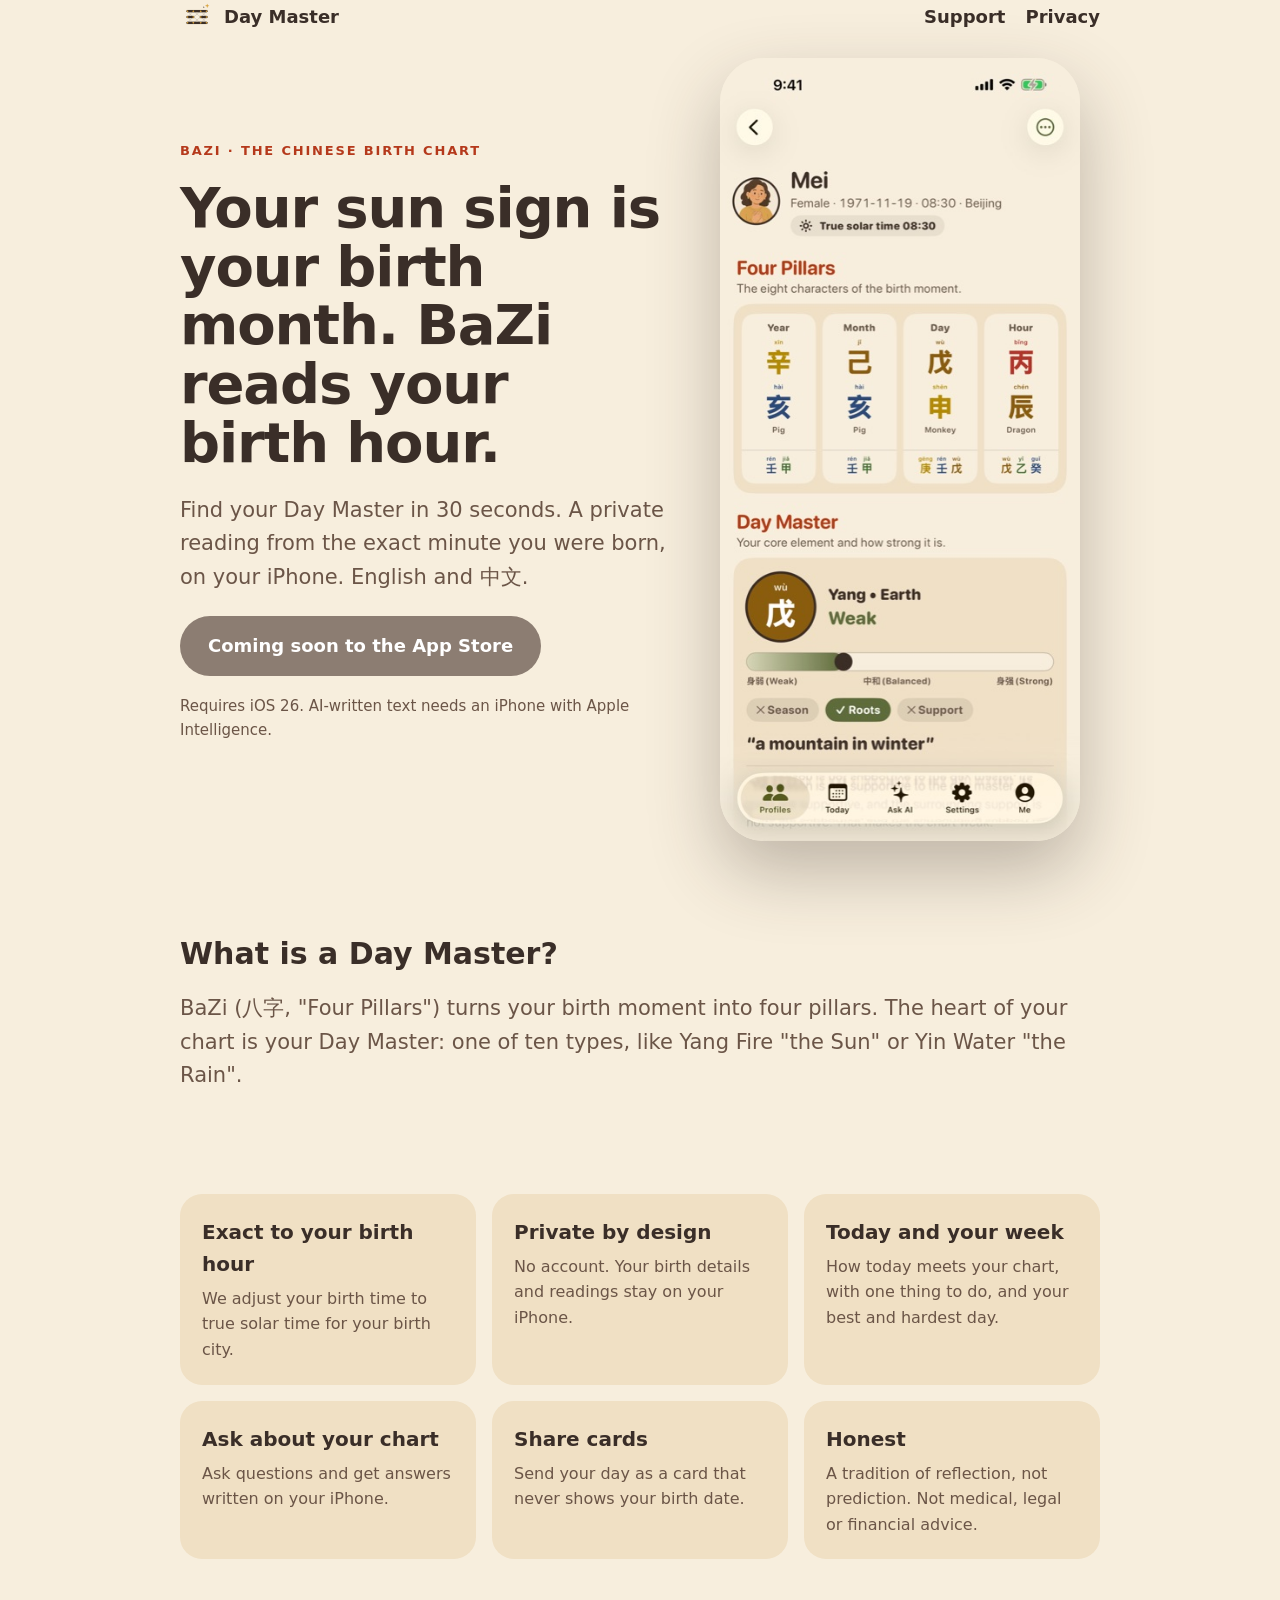
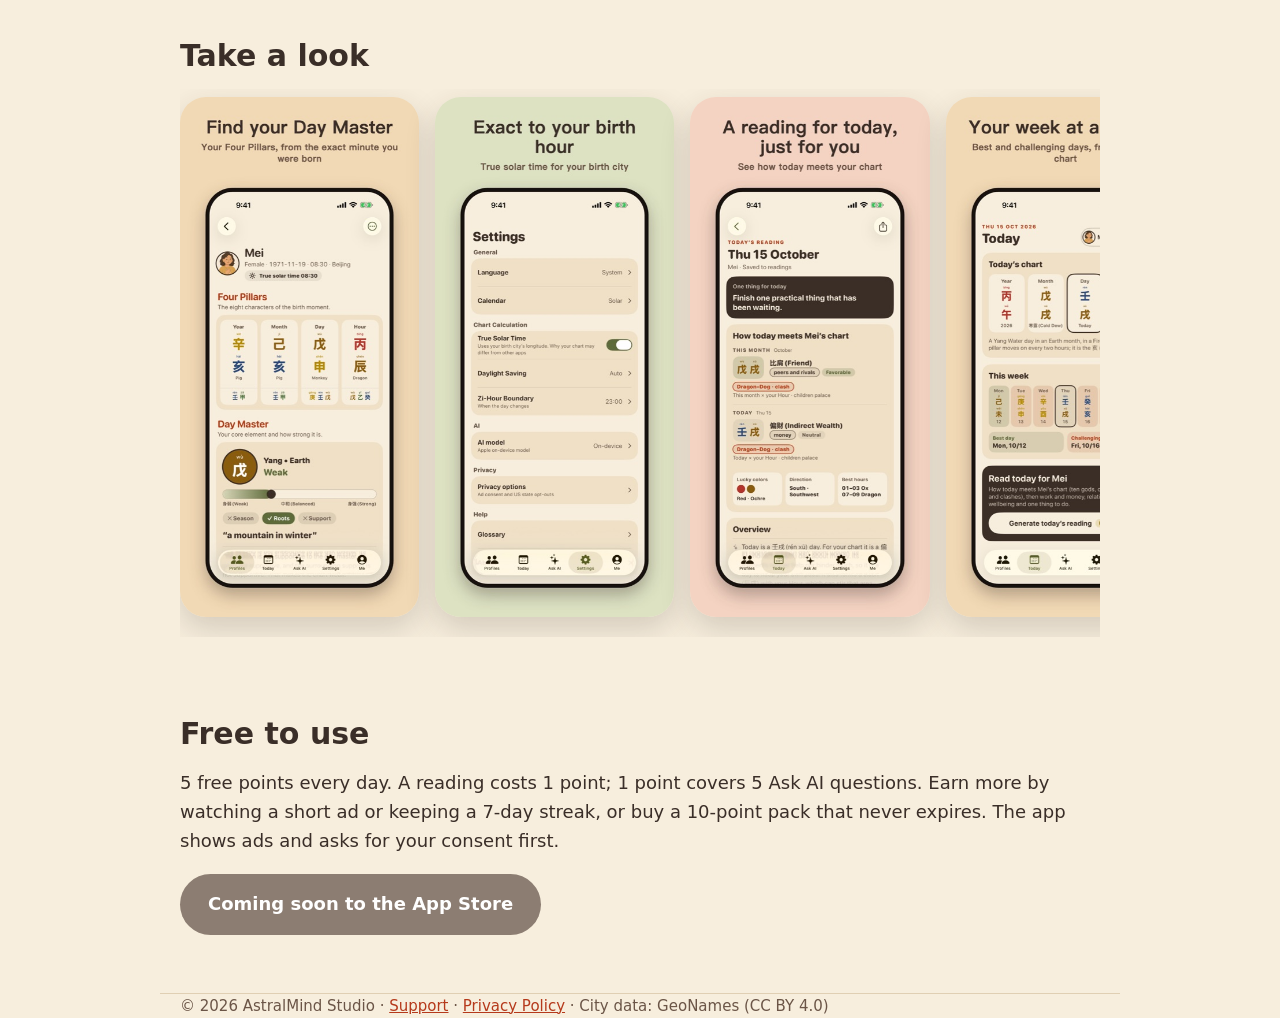
<file: index.html>
<!doctype html><html lang="en"><head><meta charset="utf-8"><meta name="viewport" content="width=device-width,initial-scale=1"><link rel="icon" href="img/icon.png"><link rel="stylesheet" href="style.css"><title>Day Master: Bazi Reading</title>
<meta name="description" content="Find your Day Master in 30 seconds. A private BaZi (Four Pillars) reading from the exact minute you were born, built on your iPhone.">
<meta property="og:title" content="Day Master: Bazi Reading"><meta property="og:description" content="Your sun sign is your birth month. BaZi reads your birth hour."><meta property="og:image" content="img/01-chart.jpg"></head><body>
<nav class="wrap"><a class="brand" href="./"><img src="img/icon.png" alt="">Day Master</a><a href="support.html">Support</a><a href="privacy.html">Privacy</a></nav>
<main class="wrap">
<div class="hero"><div>
<div class="eyebrow">BaZi · The Chinese birth chart</div>
<h1>Your sun sign is your birth month. BaZi reads your birth hour.</h1>
<p class="lead">Find your Day Master in 30 seconds. A private reading from the exact minute you were born, on your iPhone. English and 中文.</p>
<p><a class="btn" data-download href="#">Download on the App Store</a></p>
<p class="note">Requires iOS 26. AI-written text needs an iPhone with Apple Intelligence.</p></div>
<img src="img/hero.jpg" alt="Day Master and Four Pillars screen"></div>

<section><h2>What is a Day Master?</h2>
<p class="lead">BaZi (八字, "Four Pillars") turns your birth moment into four pillars. The heart of your chart is your Day Master: one of ten types, like Yang Fire "the Sun" or Yin Water "the Rain".</p></section>

<section><div class="cards">
<div class="card"><h3>Exact to your birth hour</h3><p>We adjust your birth time to true solar time for your birth city.</p></div>
<div class="card"><h3>Private by design</h3><p>No account. Your birth details and readings stay on your iPhone.</p></div>
<div class="card"><h3>Today and your week</h3><p>How today meets your chart, with one thing to do, and your best and hardest day.</p></div>
<div class="card"><h3>Ask about your chart</h3><p>Ask questions and get answers written on your iPhone.</p></div>
<div class="card"><h3>Share cards</h3><p>Send your day as a card that never shows your birth date.</p></div>
<div class="card"><h3>Honest</h3><p>A tradition of reflection, not prediction. Not medical, legal or financial advice.</p></div>
</div></section>

<section><h2>Take a look</h2><div class="shots">
<img src="img/01-chart.jpg" alt="Day Master"><img src="img/02-settings.jpg" alt="True solar time"><img src="img/03-todayreading.jpg" alt="Today's reading"><img src="img/04-today.jpg" alt="Your week"><img src="img/05-askhome.jpg" alt="Ask AI"><img src="img/06-share.jpg" alt="Share cards"></div></section>

<section><h2>Free to use</h2><p>5 free points every day. A reading costs 1 point; 1 point covers 5 Ask AI questions. Earn more by watching a short ad or keeping a 7-day streak, or buy a 10-point pack that never expires. The app shows ads and asks for your consent first.</p>
<p><a class="btn" data-download href="#">Download on the App Store</a></p></section>
</main><footer class="wrap">© 2026 AstralMind Studio · <a href="support.html">Support</a> · <a href="privacy.html">Privacy Policy</a> · City data: GeoNames (CC BY 4.0)</footer><script src="site.js"></script></body></html>
</file>
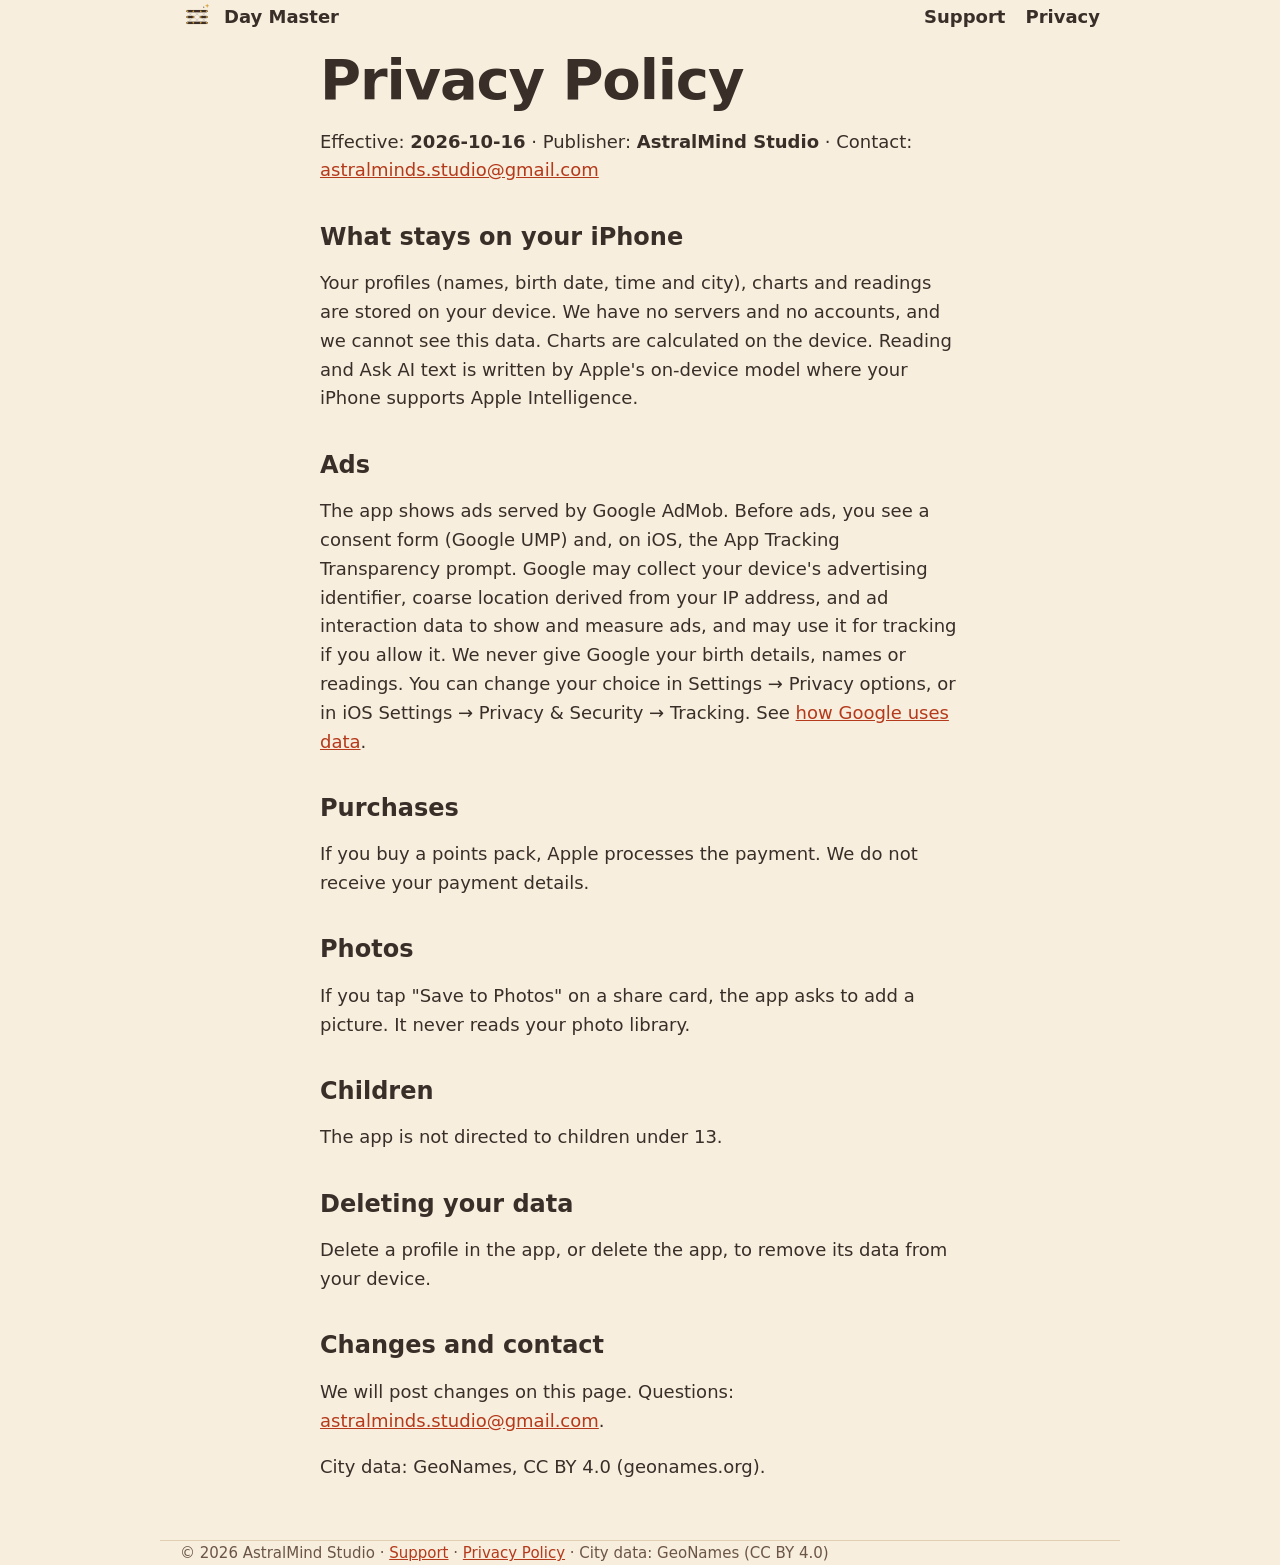
<file: privacy.html>
<!doctype html><html lang="en"><head><meta charset="utf-8"><meta name="viewport" content="width=device-width,initial-scale=1"><link rel="icon" href="img/icon.png"><link rel="stylesheet" href="style.css"><title>Privacy Policy — Day Master: Bazi Reading</title></head><body>
<nav class="wrap"><a class="brand" href="./"><img src="img/icon.png" alt="">Day Master</a><a href="support.html">Support</a><a href="privacy.html">Privacy</a></nav><main class="wrap prose"><h1>Privacy Policy</h1>
<p>Effective: <b>2026-10-16</b> · Publisher: <b>AstralMind Studio</b> · Contact: <a href="mailto:astralminds.studio@gmail.com">astralminds.studio@gmail.com</a></p>

<h2>What stays on your iPhone</h2>
<p>Your profiles (names, birth date, time and city), charts and readings are stored on your device. We have no servers and no accounts, and we cannot see this data. Charts are calculated on the device. Reading and Ask AI text is written by Apple's on-device model where your iPhone supports Apple Intelligence.</p>
<h2>Ads</h2>
<p>The app shows ads served by Google AdMob. Before ads, you see a consent form (Google UMP) and, on iOS, the App Tracking Transparency prompt. Google may collect your device's advertising identifier, coarse location derived from your IP address, and ad interaction data to show and measure ads, and may use it for tracking if you allow it. We never give Google your birth details, names or readings. You can change your choice in Settings → Privacy options, or in iOS Settings → Privacy &amp; Security → Tracking. See <a href="https://policies.google.com/technologies/partner-sites">how Google uses data</a>.</p>
<h2>Purchases</h2>
<p>If you buy a points pack, Apple processes the payment. We do not receive your payment details.</p>
<h2>Photos</h2>
<p>If you tap "Save to Photos" on a share card, the app asks to add a picture. It never reads your photo library.</p>
<h2>Children</h2>
<p>The app is not directed to children under 13.</p>
<h2>Deleting your data</h2>
<p>Delete a profile in the app, or delete the app, to remove its data from your device.</p>
<h2>Changes and contact</h2>
<p>We will post changes on this page. Questions: <a href="mailto:astralminds.studio@gmail.com">astralminds.studio@gmail.com</a>.</p>
<p>City data: GeoNames, CC BY 4.0 (geonames.org).</p>
</main><footer class="wrap">© 2026 AstralMind Studio · <a href="support.html">Support</a> · <a href="privacy.html">Privacy Policy</a> · City data: GeoNames (CC BY 4.0)</footer><script src="site.js"></script></body></html>
</file>
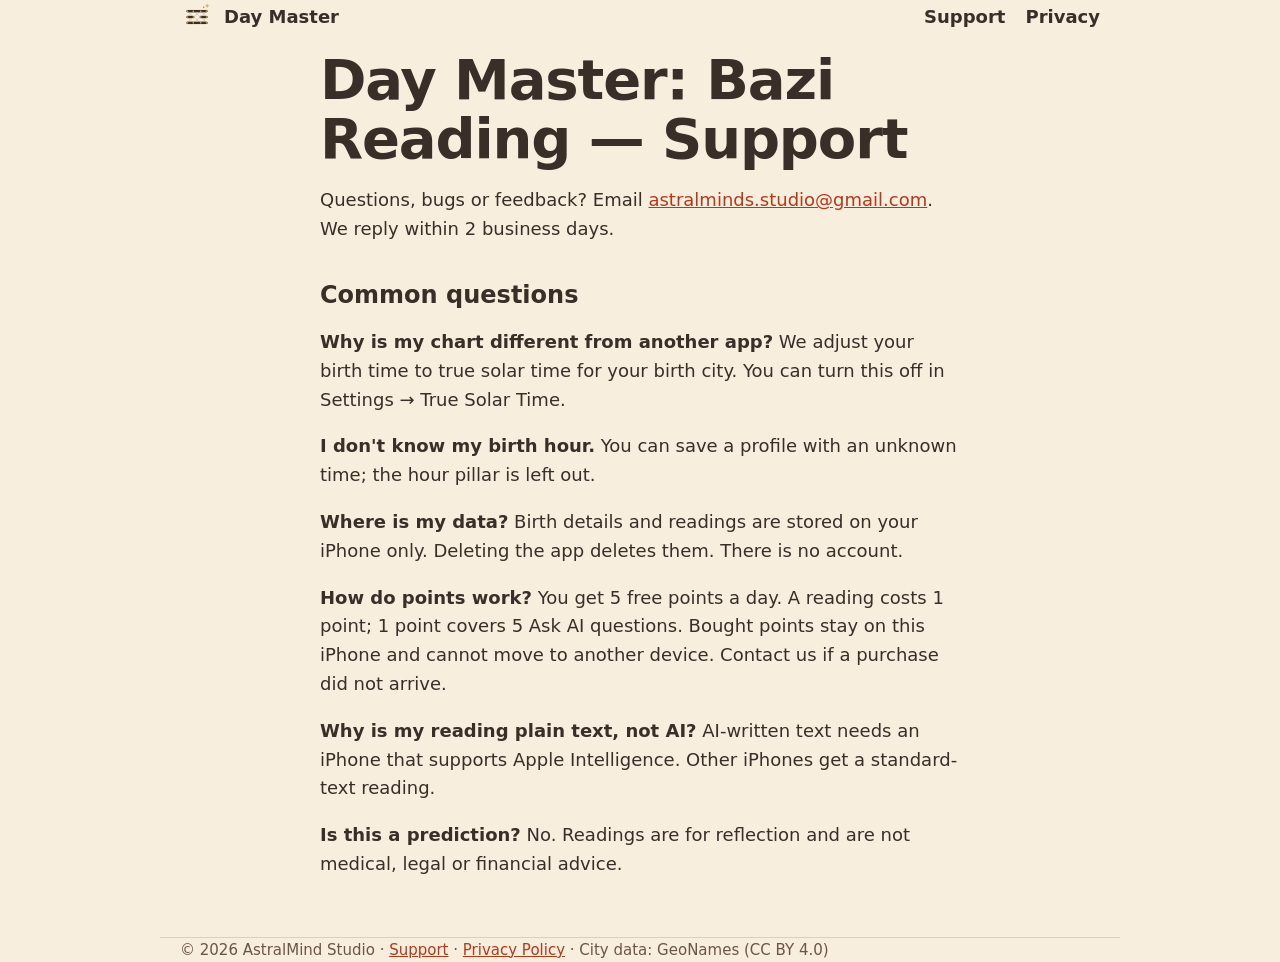
<file: support.html>
<!doctype html><html lang="en"><head><meta charset="utf-8"><meta name="viewport" content="width=device-width,initial-scale=1"><link rel="icon" href="img/icon.png"><link rel="stylesheet" href="style.css"><title>Support — Day Master: Bazi Reading</title></head><body>
<nav class="wrap"><a class="brand" href="./"><img src="img/icon.png" alt="">Day Master</a><a href="support.html">Support</a><a href="privacy.html">Privacy</a></nav><main class="wrap prose"><h1>Day Master: Bazi Reading — Support</h1>
<p>Questions, bugs or feedback? Email <a href="mailto:astralminds.studio@gmail.com">astralminds.studio@gmail.com</a>. We reply within 2 business days.</p>
<h2>Common questions</h2>
<p><b>Why is my chart different from another app?</b> We adjust your birth time to true solar time for your birth city. You can turn this off in Settings → True Solar Time.</p>
<p><b>I don't know my birth hour.</b> You can save a profile with an unknown time; the hour pillar is left out.</p>
<p><b>Where is my data?</b> Birth details and readings are stored on your iPhone only. Deleting the app deletes them. There is no account.</p>
<p><b>How do points work?</b> You get 5 free points a day. A reading costs 1 point; 1 point covers 5 Ask AI questions. Bought points stay on this iPhone and cannot move to another device. Contact us if a purchase did not arrive.</p>
<p><b>Why is my reading plain text, not AI?</b> AI-written text needs an iPhone that supports Apple Intelligence. Other iPhones get a standard-text reading.</p>
<p><b>Is this a prediction?</b> No. Readings are for reflection and are not medical, legal or financial advice.</p>
</main><footer class="wrap">© 2026 AstralMind Studio · <a href="support.html">Support</a> · <a href="privacy.html">Privacy Policy</a> · City data: GeoNames (CC BY 4.0)</footer><script src="site.js"></script></body></html>
</file>
<file: style.css>
:root{--cream:#F7EEDD;--sand:#F0E0C4;--ink:#3A2E28;--muted:#6B5547;--rust:#B5391B;--olive:#5A6B35}
*{box-sizing:border-box}
body{margin:0;background:var(--cream);color:var(--ink);font:18px/1.6 ui-rounded,"SF Pro Rounded",-apple-system,system-ui,"PingFang SC",sans-serif}
a{color:var(--rust)}
.wrap{max-width:960px;margin:0 auto;padding:0 20px}
nav{display:flex;gap:20px;align-items:center;padding:18px 0;font-weight:700}
nav .brand{margin-right:auto;display:flex;gap:10px;align-items:center;color:var(--ink);text-decoration:none}
nav .brand img{width:34px;height:34px;border-radius:8px}
nav a{text-decoration:none;color:var(--ink)}
.hero{display:grid;grid-template-columns:1.1fr .9fr;gap:32px;align-items:center;padding:24px 0 56px}
.eyebrow{color:var(--rust);font-weight:800;letter-spacing:.14em;font-size:13px;text-transform:uppercase}
h1{font-size:clamp(36px,6vw,56px);line-height:1.05;margin:.3em 0;font-weight:900;letter-spacing:-.02em}
h2{font-size:30px;line-height:1.15;font-weight:900;margin:0 0 .5em}
.lead{font-size:21px;color:var(--muted)}
.btn{display:inline-block;background:var(--ink);color:#fff;text-decoration:none;font-weight:800;padding:16px 28px;border-radius:999px}
.btn.soon{background:#8c7d72;pointer-events:none}
.hero img{width:100%;max-width:360px;display:block;margin:0 auto;border-radius:44px;box-shadow:0 30px 70px rgba(58,46,40,.3)}
section{padding:40px 0}
.cards{display:grid;grid-template-columns:repeat(3,1fr);gap:16px}
.card{background:var(--sand);border-radius:22px;padding:22px}
.card h3{margin:0 0 6px;font-size:20px}
.card p{margin:0;color:var(--muted);font-size:16px}
.shots{display:flex;gap:16px;overflow-x:auto;padding:8px 0 20px;scroll-snap-type:x mandatory}
.shots img{height:520px;border-radius:26px;scroll-snap-align:start;box-shadow:0 12px 30px rgba(58,46,40,.18)}
.note{color:var(--muted);font-size:15px}
footer{padding:36px 0 56px;color:var(--muted);font-size:15px;border-top:1px solid #e0cfb3;margin-top:24px}
.prose{max-width:680px;padding-bottom:40px}
.prose h2{font-size:24px;margin-top:1.6em}
details{background:var(--sand);border-radius:16px;padding:14px 18px;margin:10px 0}
summary{font-weight:800;cursor:pointer}
@media(max-width:760px){.hero,.cards{grid-template-columns:1fr}.shots img{height:440px}}
</file>
